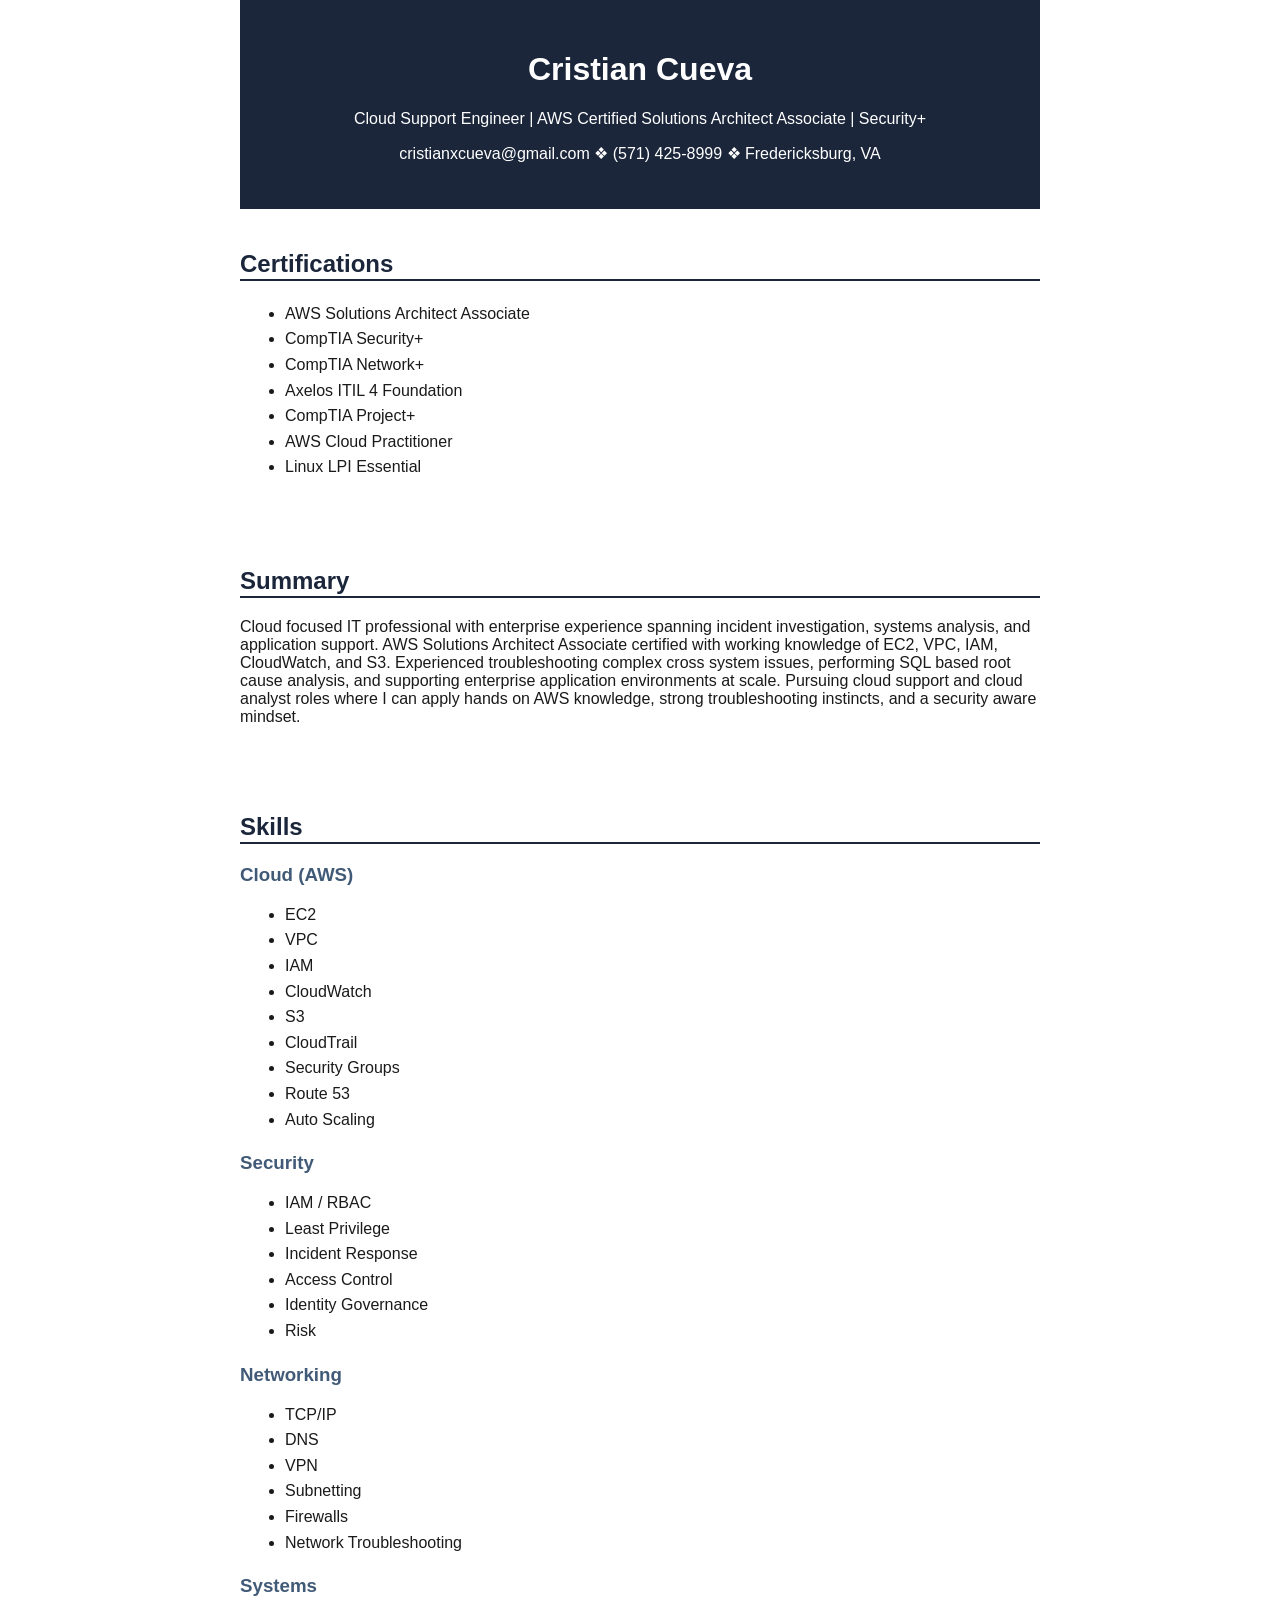
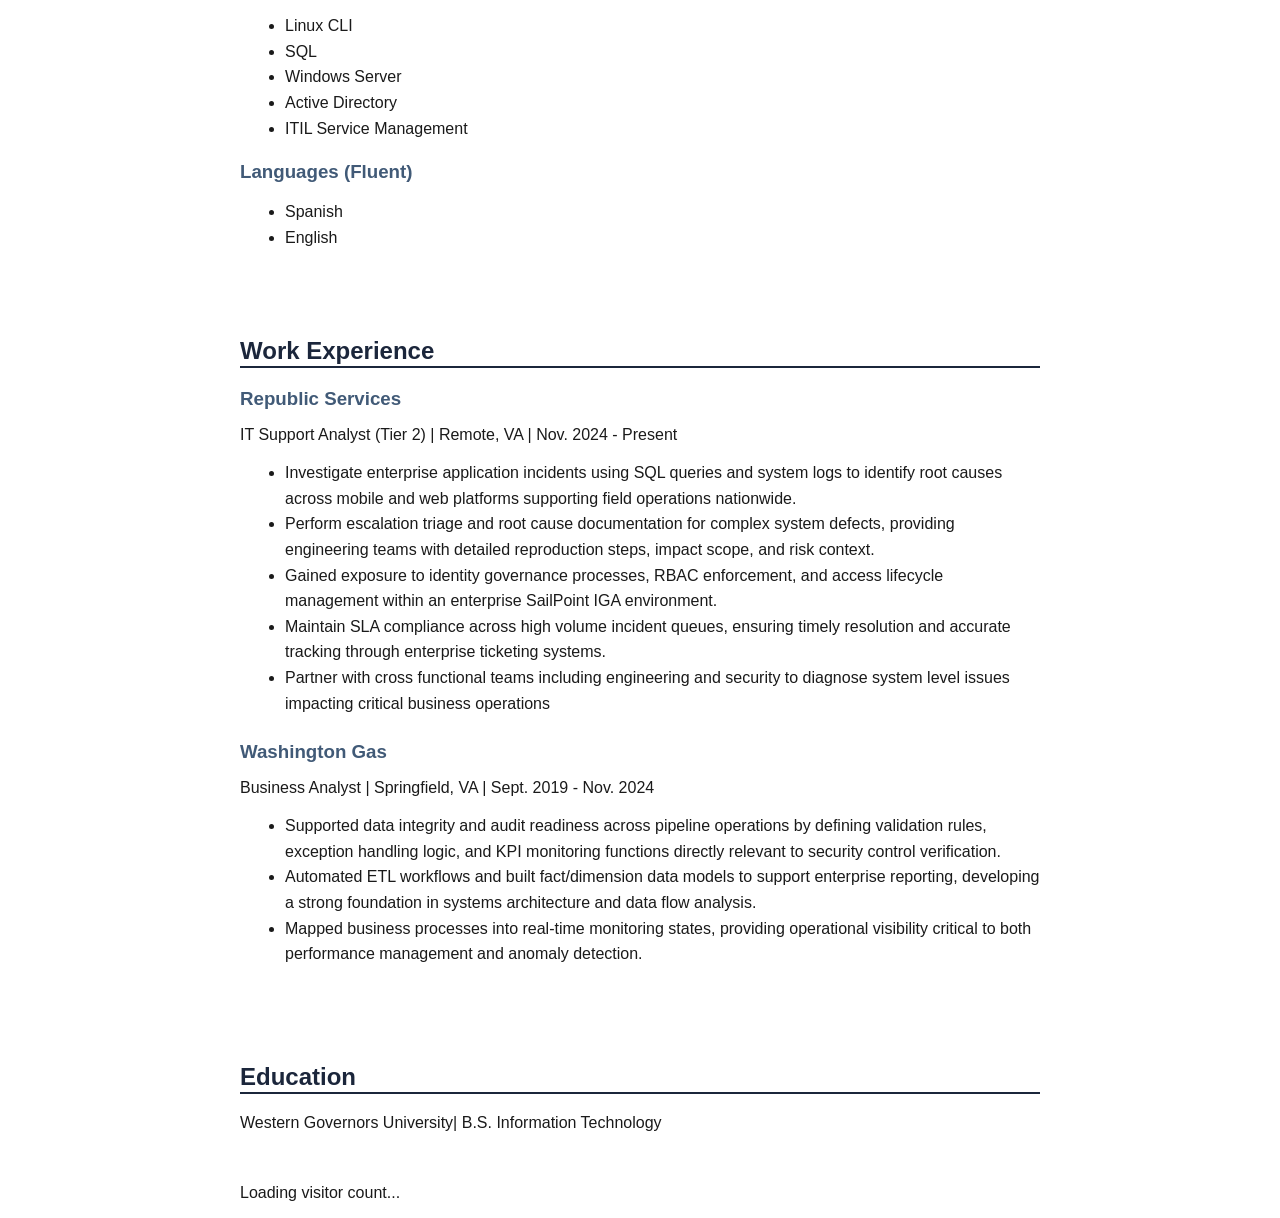
<file: index.html>
<!DOCTYPE html>

<html lang="en">
<head>
    <meta charset="UTF-8">
    <meta name="viewport" content="width=device-width, initial-scale=1.0">
    <title>Cristian Cueva - Cloud Resume</title>
    <link rel="stylesheet" href="style.css">
</head>
<body>
    <header>            
        <h1>Cristian Cueva</h1>
        <p class ="title">Cloud Support Engineer | AWS Certified Solutions Architect Associate | Security+</p>
        <p class ="contact">cristianxcueva@gmail.com ❖ (571) 425-8999 ❖ Fredericksburg, VA</p>
    </header>

    <section>
  <h2>Certifications</h2>
  <ul>
    <li>AWS Solutions Architect Associate</li>
    <li>CompTIA Security+</li>
    <li>CompTIA Network+</li>  
    <li>Axelos ITIL 4 Foundation</li> 
    <li>CompTIA Project+</li>
    <li>AWS Cloud Practitioner</li>
    <li>Linux LPI Essential</li>
  </ul>
</section>

<section>
  <h2>Summary</h2>
  <p>Cloud focused IT professional with enterprise experience spanning incident investigation, systems analysis, and application support. AWS Solutions Architect Associate certified with working knowledge of EC2, VPC, IAM, CloudWatch, and S3. Experienced troubleshooting complex cross system issues, performing SQL based root cause analysis, and supporting enterprise application environments at scale. Pursuing cloud support and cloud analyst roles where I can apply hands on AWS knowledge, strong troubleshooting instincts, and a security aware mindset.
  </p>

</section>  

<section>
    <h2>Skills</h2>

    <h3>Cloud (AWS)</h3>
    <ul>
        <li>EC2</li>
        <li>VPC</li>
        <li>IAM</li>
        <li>CloudWatch</li>
        <li>S3</li>
        <li>CloudTrail</li>
        <li>Security Groups</li>
        <li>Route 53</li>
      <li>Auto Scaling</li>
    </ul>

     <h3>Security</h3>
  <ul>
    <li>IAM / RBAC</li>
    <li>Least Privilege</li>
    <li>Incident Response</li>
    <li>Access Control</li>
    <li>Identity Governance</li>
    <li>Risk</li>
  </ul>
    
     <h3>Networking</h3>
  <ul>
    <li>TCP/IP</li>
    <li>DNS</li>
    <li>VPN</li>
    <li>Subnetting</li>
    <li>Firewalls</li>
    <li>Network Troubleshooting</li>
  </ul>

    <h3>Systems</h3>
  <ul>
    <li>Linux CLI</li>
    <li>SQL</li>
    <li>Windows Server</li>
    <li>Active Directory</li>
    <li>ITIL Service Management</li>
  </ul>

  <h3>Languages (Fluent)</h3>
  <ul>
    <li>Spanish</li>
    <li>English</li>
  </ul>
</section>

<section>
    <h2>Work Experience</h2>

    <article>
        <h3>Republic Services</h3>
        <p>IT Support Analyst (Tier 2) | Remote, VA | Nov. 2024 - Present</p>
        <ul>
            <li>Investigate enterprise application incidents using SQL queries and system logs to identify root causes across mobile and web platforms supporting field operations nationwide.</li>
            <li>Perform escalation triage and root cause documentation for complex system defects, providing engineering teams with detailed reproduction steps, impact scope, and risk context.</li>
            <li>Gained exposure to identity governance processes, RBAC enforcement, and access lifecycle management within an enterprise SailPoint IGA environment.</li>
            <li>Maintain SLA compliance across high volume incident queues, ensuring timely resolution and accurate tracking through enterprise ticketing systems.</li>
             <li>Partner with cross functional teams including engineering and security to diagnose system level issues impacting critical business operations</li>
        </ul>
    </article>

 <article>
        <h3>Washington Gas</h3>
        <p>Business Analyst | Springfield, VA | Sept. 2019 - Nov. 2024</p>
        <ul>
            <li>Supported data integrity and audit readiness across pipeline operations by defining validation rules, exception handling logic, and KPI monitoring functions directly relevant to security control verification.</li>
            <li>Automated ETL workflows and built fact/dimension data models to support enterprise reporting, developing a strong foundation in systems architecture and data flow analysis.</li>
            <li>Mapped business processes into real-time monitoring states, providing operational visibility critical to both performance management and anomaly detection.</li>
        </ul>
    </article>
    
</section>

<section>
    <h2>Education</h2>
    <p>Western Governors University| B.S. Information Technology</p>
</section>

<footer>

  <p id="visitor-count">Loading visitor count...</p>

</footer>


<script src="script.js"></script>

    </body>
    </html>
</file>
<file: style.css>
body {
  font-family: Arial, sans-serif;
  max-width: 800px;
  margin: 0 auto;
  padding: 0;
  background-color: #ffffff;
  color: #1a1a1a;
}

header {
  background-color: #1b263b;
  color: #ffffff;
  padding: 30px 20px;
  text-align: center;
}

section {
  padding: 20px 0;
  margin-bottom: 10px;
}

h2 {
  padding: 1px 0;
  margin-bottom: 20px;
  color: #1b263b;
  border-bottom: 2px solid #1b263b;
}

h3 {
  color: #415a77;
  margin-top: 20px;
  margin-bottom: 10px;
}

article {
  margin-bottom: 25px;
}

ul {
  line-height: 1.6;
  margin-left: 5px;
}
</file>
